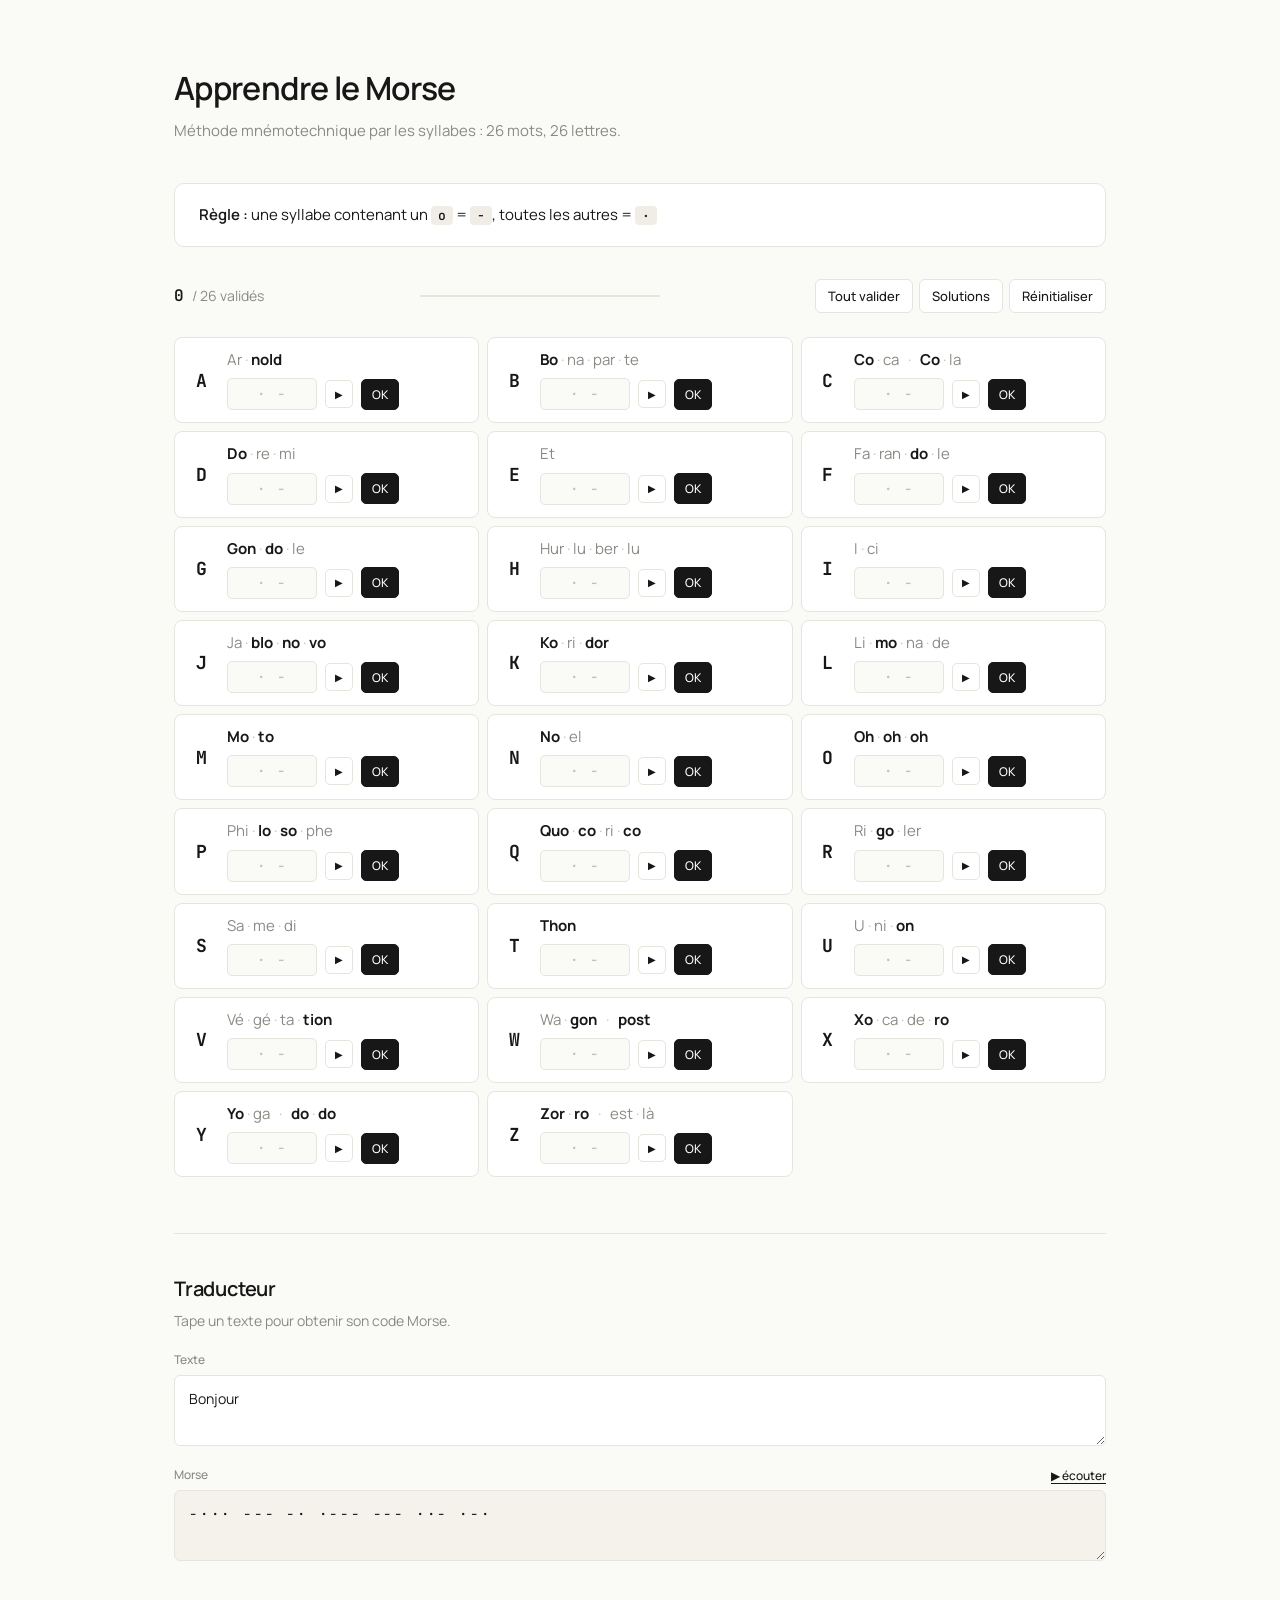
<file: index.html>
<!DOCTYPE html>
<html lang="fr">
<head>
<meta charset="UTF-8">
<meta name="viewport" content="width=device-width, initial-scale=1.0">
<title>Apprendre le Morse</title>
<link rel="preconnect" href="https://fonts.googleapis.com">
<link rel="preconnect" href="https://fonts.gstatic.com" crossorigin>
<link href="https://fonts.googleapis.com/css2?family=Manrope:wght@400;500;600;700&family=JetBrains+Mono:wght@400;500;700&display=swap" rel="stylesheet">
<style>
:root{
  --bg:#fafaf7;
  --card:#ffffff;
  --text:#171717;
  --muted:#8a8a85;
  --border:#e7e4de;
  --border-strong:#d4d1c9;
  --accent:#171717;
  --success:#15803d;
  --success-bg:#ecfdf5;
  --success-border:#a7f3d0;
  --error:#b91c1c;
  --error-bg:#fef2f2;
  --error-border:#fecaca;
}

*{box-sizing:border-box;margin:0;padding:0}
body{
  background:var(--bg);
  color:var(--text);
  font-family:'Manrope',sans-serif;
  line-height:1.5;
  -webkit-font-smoothing:antialiased;
}

.container{
  max-width:980px;
  margin:0 auto;
  padding:64px 24px 80px;
}

header{margin-bottom:40px}
h1{
  font-size:32px;
  font-weight:600;
  letter-spacing:-.02em;
  margin-bottom:8px;
}
.subtitle{
  color:var(--muted);
  font-size:15px;
  max-width:540px;
}

.rule{
  margin:32px 0;
  padding:20px 24px;
  background:var(--card);
  border:1px solid var(--border);
  border-radius:10px;
  font-size:15px;
}
.rule strong{font-weight:600}
.rule code{
  font-family:'JetBrains Mono',monospace;
  background:#f0ede6;
  padding:1px 7px;
  border-radius:4px;
  font-size:13px;
  font-weight:500;
}

.status{
  display:flex;
  justify-content:space-between;
  align-items:center;
  flex-wrap:wrap;
  gap:16px;
  margin-bottom:24px;
}
.score{
  display:flex;
  align-items:baseline;
  gap:8px;
  font-size:14px;
}
.score-num{
  font-family:'JetBrains Mono',monospace;
  font-weight:600;
  font-size:16px;
}
.score-total{color:var(--muted)}
.progress{
  flex:1;
  height:2px;
  background:var(--border);
  border-radius:2px;
  overflow:hidden;
  max-width:240px;
  margin:0 8px;
}
.progress-bar{
  height:100%;
  background:var(--accent);
  width:0;
  transition:width .4s ease;
}
.actions{display:flex;gap:6px;flex-wrap:wrap}
.btn{
  font-family:inherit;
  font-size:13px;
  font-weight:500;
  background:var(--card);
  color:var(--text);
  border:1px solid var(--border);
  padding:7px 12px;
  border-radius:6px;
  cursor:pointer;
  transition:all .15s;
}
.btn:hover{border-color:var(--border-strong);background:#f5f2ec}

.grid{
  display:grid;
  grid-template-columns:repeat(auto-fill,minmax(300px,1fr));
  gap:8px;
}

.card{
  background:var(--card);
  border:1px solid var(--border);
  border-radius:8px;
  padding:12px 14px;
  display:grid;
  grid-template-columns:24px 1fr;
  grid-template-rows:auto auto;
  column-gap:14px;
  row-gap:8px;
  align-items:center;
  transition:border-color .15s;
}
.card:hover{border-color:var(--border-strong)}
.card.correct{background:var(--success-bg);border-color:var(--success-border)}
.card.wrong{background:var(--error-bg);border-color:var(--error-border)}

.letter{
  grid-row:1 / span 2;
  align-self:center;
  font-family:'JetBrains Mono',monospace;
  font-size:18px;
  font-weight:700;
  text-align:center;
}

.mnemonic-wrap{grid-column:2;grid-row:1;min-width:0;display:flex;flex-direction:column;gap:2px}
.mnemonic{font-size:15px;line-height:1.35;overflow-wrap:anywhere}
.syl-dash{font-weight:700;color:var(--text)}
.syl-dot{color:var(--muted);font-weight:400}
.sep{color:var(--muted);margin:0 3px;opacity:.5}
.sep-space{display:inline-block;width:.4em}
.solution-line{
  display:none;
  font-family:'JetBrains Mono',monospace;
  font-size:12px;
  color:var(--muted);
  letter-spacing:.2em;
  line-height:1;
}
body.solutions-shown .solution-line{display:block}

.controls{grid-column:2;grid-row:2;display:flex;gap:8px;align-items:center}

.morse-input{
  font-family:'JetBrains Mono',monospace;
  font-size:14px;
  font-weight:500;
  background:var(--bg);
  color:var(--text);
  border:1px solid var(--border);
  border-radius:5px;
  padding:6px 8px;
  width:90px;
  letter-spacing:.15em;
  outline:none;
  text-align:center;
  transition:border-color .15s;
}
.morse-input::placeholder{color:var(--muted);opacity:.5}
.morse-input:focus{border-color:var(--text)}
.card.correct .morse-input{color:var(--success);border-color:var(--success-border);background:#fff}
.card.wrong .morse-input{color:var(--error);border-color:var(--error-border);background:#fff}

.check-btn{
  font-family:inherit;
  font-size:12px;
  font-weight:500;
  background:var(--text);
  color:#fff;
  border:1px solid var(--text);
  padding:6px 10px;
  border-radius:5px;
  cursor:pointer;
  transition:opacity .15s;
  flex-shrink:0;
}
.check-btn:hover{opacity:.85}
.card.correct .check-btn{background:var(--success);border-color:var(--success)}
.card.wrong .check-btn{background:var(--error);border-color:var(--error)}

.play-btn{
  background:transparent;
  border:1px solid var(--border);
  color:var(--text);
  width:28px;height:28px;
  border-radius:5px;
  cursor:pointer;
  transition:all .15s;
  font-size:10px;
  display:flex;
  align-items:center;
  justify-content:center;
  padding:0;
  flex-shrink:0;
}
.play-btn:hover{background:#f5f2ec;border-color:var(--border-strong)}

.translator{
  margin-top:56px;
  padding-top:40px;
  border-top:1px solid var(--border);
}
.translator h2{
  font-size:20px;
  font-weight:600;
  margin-bottom:6px;
  letter-spacing:-.01em;
}
.translator .desc{
  color:var(--muted);
  font-size:14px;
  margin-bottom:20px;
}
.field{margin-bottom:14px}
.field label{
  display:flex;
  justify-content:space-between;
  align-items:center;
  font-size:12px;
  font-weight:500;
  color:var(--muted);
  margin-bottom:6px;
}
.field textarea{
  width:100%;
  background:var(--card);
  color:var(--text);
  border:1px solid var(--border);
  border-radius:6px;
  padding:12px 14px;
  font-family:inherit;
  font-size:14px;
  resize:vertical;
  min-height:60px;
  outline:none;
  transition:border-color .15s;
  line-height:1.6;
}
.field textarea:focus{border-color:var(--text)}
.field .out{
  font-family:'JetBrains Mono',monospace;
  letter-spacing:.2em;
  background:#f5f2ec;
}
.play-all{
  font-family:inherit;
  font-size:12px;
  font-weight:500;
  background:transparent;
  border:none;
  color:var(--text);
  padding:0;
  cursor:pointer;
  text-decoration:underline;
  text-underline-offset:3px;
}
.play-all:hover{color:var(--muted)}

@media (max-width:500px){
  .container{padding:40px 16px 60px}
  h1{font-size:26px}
  .grid{grid-template-columns:1fr}
  .card{padding:10px 12px;gap:8px}
  .mnemonic{font-size:14px}
  .morse-input{width:72px;font-size:13px}
  .status{flex-direction:column;align-items:stretch}
  .progress{max-width:none;margin:0}
}
</style>
</head>
<body>
<div class="container">

  <header>
    <h1>Apprendre le Morse</h1>
    <p class="subtitle">Méthode mnémotechnique par les syllabes : 26 mots, 26 lettres.</p>
  </header>

  <div class="rule">
    <strong>Règle :</strong> une syllabe contenant un <code>o</code> = <code>−</code>, toutes les autres = <code>·</code>
  </div>

  <div class="status">
    <div class="score">
      <span class="score-num" id="scoreVal">0</span>
      <span class="score-total">/ 26 validés</span>
    </div>
    <div class="progress"><div class="progress-bar" id="progressBar"></div></div>
    <div class="actions">
      <button class="btn" id="validateAllBtn">Tout valider</button>
      <button class="btn" id="showBtn">Solutions</button>
      <button class="btn" id="resetBtn">Réinitialiser</button>
    </div>
  </div>

  <div class="grid" id="grid"></div>

  <section class="translator">
    <h2>Traducteur</h2>
    <p class="desc">Tape un texte pour obtenir son code Morse.</p>

    <div class="field">
      <label>Texte</label>
      <textarea id="txtIn" spellcheck="false">Bonjour</textarea>
    </div>

    <div class="field">
      <label>
        <span>Morse</span>
        <button class="play-all" id="playAllBtn">▶ écouter</button>
      </label>
      <textarea class="out" id="txtOut" readonly></textarea>
    </div>
  </section>

</div>

<script>
const DATA = [
  {letter:'A', word:'Ar|nold',        code:'.-'},
  {letter:'B', word:'Bo|na|par|te',   code:'-...'},
  {letter:'C', word:'Co|ca Co|la',    code:'-.-.'},
  {letter:'D', word:'Do|re|mi',       code:'-..'},
  {letter:'E', word:'Et',             code:'.'},
  {letter:'F', word:'Fa|ran|do|le',   code:'..-.'},
  {letter:'G', word:'Gon|do|le',      code:'--.'},
  {letter:'H', word:'Hur|lu|ber|lu',  code:'....'},
  {letter:'I', word:'I|ci',           code:'..'},
  {letter:'J', word:'Ja|blo|no|vo',   code:'.---'},
  {letter:'K', word:'Ko|ri|dor',      code:'-.-'},
  {letter:'L', word:'Li|mo|na|de',    code:'.-..'},
  {letter:'M', word:'Mo|to',          code:'--'},
  {letter:'N', word:'No|el',          code:'-.'},
  {letter:'O', word:'Oh|oh|oh',       code:'---'},
  {letter:'P', word:'Phi|lo|so|phe',  code:'.--.'},
  {letter:'Q', word:'Quo|co|ri|co',   code:'--.-'},
  {letter:'R', word:'Ri|go|ler',      code:'.-.'},
  {letter:'S', word:'Sa|me|di',       code:'...'},
  {letter:'T', word:'Thon',           code:'-'},
  {letter:'U', word:'U|ni|on',        code:'..-'},
  {letter:'V', word:'Vé|gé|ta|tion',  code:'...-'},
  {letter:'W', word:'Wa|gon post',    code:'.--'},
  {letter:'X', word:'Xo|ca|de|ro',    code:'-..-'},
  {letter:'Y', word:'Yo|ga do|do',    code:'-.--'},
  {letter:'Z', word:'Zor|ro est|là',  code:'--..'}
];

const MORSE_MAP = Object.fromEntries(DATA.map(d=>[d.letter, d.code]));
Object.assign(MORSE_MAP, {
  '0':'-----','1':'.----','2':'..---','3':'...--','4':'....-',
  '5':'.....','6':'-....','7':'--...','8':'---..','9':'----.',
  '.':'.-.-.-',',':'--..--','?':'..--..',"'":'.----.','!':'-.-.--',
  '/':'-..-.','(':'-.--.',')':'-.--.-','&':'.-...',':':'---...',
  ';':'-.-.-.','=':'-...-','+':'.-.-.','-':'-....-','_':'..--.-',
  '"':'.-..-.','@':'.--.-.'
});

function renderWord(word){
  const tokens = word.match(/[^\s|]+|[\s|]+/g) || [];
  return tokens.map(tok => {
    if(/^[\s|]+$/.test(tok)){
      if(tok.includes(' ')) return '<span class="sep-space"></span><span class="sep">·</span><span class="sep-space"></span>';
      return '<span class="sep">·</span>';
    }
    const isDash = /o/i.test(tok);
    return `<span class="${isDash ? 'syl-dash' : 'syl-dot'}">${tok}</span>`;
  }).join('\u200B');
}

const grid = document.getElementById('grid');

DATA.forEach(d => {
  const card = document.createElement('div');
  card.className = 'card';
  card.dataset.letter = d.letter;
  const pretty = d.code.replaceAll('.','·').replaceAll('-','−');

  card.innerHTML = `
    <div class="letter">${d.letter}</div>
    <div class="mnemonic-wrap">
      <div class="mnemonic">${renderWord(d.word)}</div>
      <div class="solution-line">${pretty}</div>
    </div>
    <div class="controls">
      <input class="morse-input" type="text" maxlength="8" placeholder="· −" aria-label="Morse pour ${d.letter}">
      <button class="play-btn" type="button" title="Écouter" aria-label="Écouter">▶</button>
      <button class="check-btn" type="button">OK</button>
    </div>
  `;
  grid.appendChild(card);

  const input = card.querySelector('.morse-input');
  const btn = card.querySelector('.check-btn');
  const playBtn = card.querySelector('.play-btn');

  const normalize = v => v
    .replaceAll('·','.').replaceAll('•','.')
    .replaceAll('−','-').replaceAll('—','-').replaceAll('–','-')
    .replace(/\s+/g,'');

  const validate = () => {
    const val = normalize(input.value);
    card.classList.remove('correct','wrong');
    void card.offsetWidth;
    if(val === d.code){
      card.classList.add('correct');
      playMorse(d.code);
    } else if(val !== ''){
      card.classList.add('wrong');
    }
    updateScore();
  };

  btn.addEventListener('click', validate);
  input.addEventListener('keydown', e => { if(e.key === 'Enter') validate(); });
  input.addEventListener('input', () => {
    if(card.classList.contains('correct') || card.classList.contains('wrong')){
      card.classList.remove('correct','wrong');
      updateScore();
    }
    input.value = input.value
      .replaceAll('·','.').replaceAll('•','.')
      .replaceAll('−','-').replaceAll('—','-').replaceAll('–','-')
      .replace(/[^.\-\s]/g,'');
  });
  playBtn.addEventListener('click', () => playMorse(d.code));
});

function updateScore(){
  const ok = document.querySelectorAll('.card.correct').length;
  document.getElementById('scoreVal').textContent = ok;
  document.getElementById('progressBar').style.width = (ok/26*100) + '%';
}

document.getElementById('validateAllBtn').addEventListener('click', () => {
  document.querySelectorAll('.card').forEach(card => {
    const input = card.querySelector('.morse-input');
    const d = DATA.find(x => x.letter === card.dataset.letter);
    const val = input.value
      .replaceAll('·','.').replaceAll('•','.')
      .replaceAll('−','-').replaceAll('—','-').replaceAll('–','-')
      .replace(/\s+/g,'');
    card.classList.remove('correct','wrong');
    void card.offsetWidth;
    if(val === d.code && val !== '') card.classList.add('correct');
    else if(val !== '') card.classList.add('wrong');
  });
  updateScore();
});

document.getElementById('showBtn').addEventListener('click', e => {
  const shown = document.body.classList.toggle('solutions-shown');
  e.target.textContent = shown ? 'Masquer' : 'Solutions';
});

document.getElementById('resetBtn').addEventListener('click', () => {
  document.querySelectorAll('.card').forEach(c => {
    c.classList.remove('correct','wrong');
    c.querySelector('.morse-input').value = '';
  });
  document.body.classList.remove('solutions-shown');
  document.getElementById('showBtn').textContent = 'Solutions';
  updateScore();
});

const txtIn = document.getElementById('txtIn');
const txtOut = document.getElementById('txtOut');

function translate(){
  const cleaned = txtIn.value
    .normalize('NFD').replace(/[\u0300-\u036f]/g,'')
    .toUpperCase();
  let out = '';
  for(const c of cleaned){
    if(c === ' ') out = out.trimEnd() + ' / ';
    else if(c === '\n') out += '\n';
    else if(MORSE_MAP[c]) out += MORSE_MAP[c].replaceAll('.','·').replaceAll('-','−') + ' ';
  }
  txtOut.value = out.trim();
}
txtIn.addEventListener('input', translate);
translate();

let audioCtx;
const UNIT = 90;

function ensureCtx(){
  if(!audioCtx) audioCtx = new (window.AudioContext || window.webkitAudioContext)();
  else if(audioCtx.state === 'suspended') audioCtx.resume();
  return audioCtx;
}

function scheduleBeep(ctx, start, durMs, freq=620){
  const osc = ctx.createOscillator();
  const gain = ctx.createGain();
  osc.type = 'sine';
  osc.frequency.value = freq;
  const dur = durMs/1000;
  gain.gain.setValueAtTime(0, start);
  gain.gain.linearRampToValueAtTime(.22, start + .006);
  gain.gain.setValueAtTime(.22, start + dur - .012);
  gain.gain.linearRampToValueAtTime(0, start + dur);
  osc.connect(gain).connect(ctx.destination);
  osc.start(start);
  osc.stop(start + dur + .02);
}

function playMorse(code){
  const ctx = ensureCtx();
  let t = ctx.currentTime + .02;
  for(const ch of code){
    const dur = (ch === '.') ? UNIT : UNIT * 3;
    scheduleBeep(ctx, t, dur);
    t += (dur + UNIT) / 1000;
  }
}

document.getElementById('playAllBtn').addEventListener('click', () => {
  const cleaned = txtIn.value.normalize('NFD').replace(/[\u0300-\u036f]/g,'').toUpperCase();
  const ctx = ensureCtx();
  let t = ctx.currentTime + .03;
  for(const c of cleaned){
    if(c === ' '){ t += (UNIT * 7) / 1000; continue; }
    const code = MORSE_MAP[c];
    if(!code) continue;
    for(const ch of code){
      const dur = (ch === '.') ? UNIT : UNIT * 3;
      scheduleBeep(ctx, t, dur);
      t += (dur + UNIT) / 1000;
    }
    t += (UNIT * 2) / 1000;
  }
});
</script>
</body>
</html>
</file>
